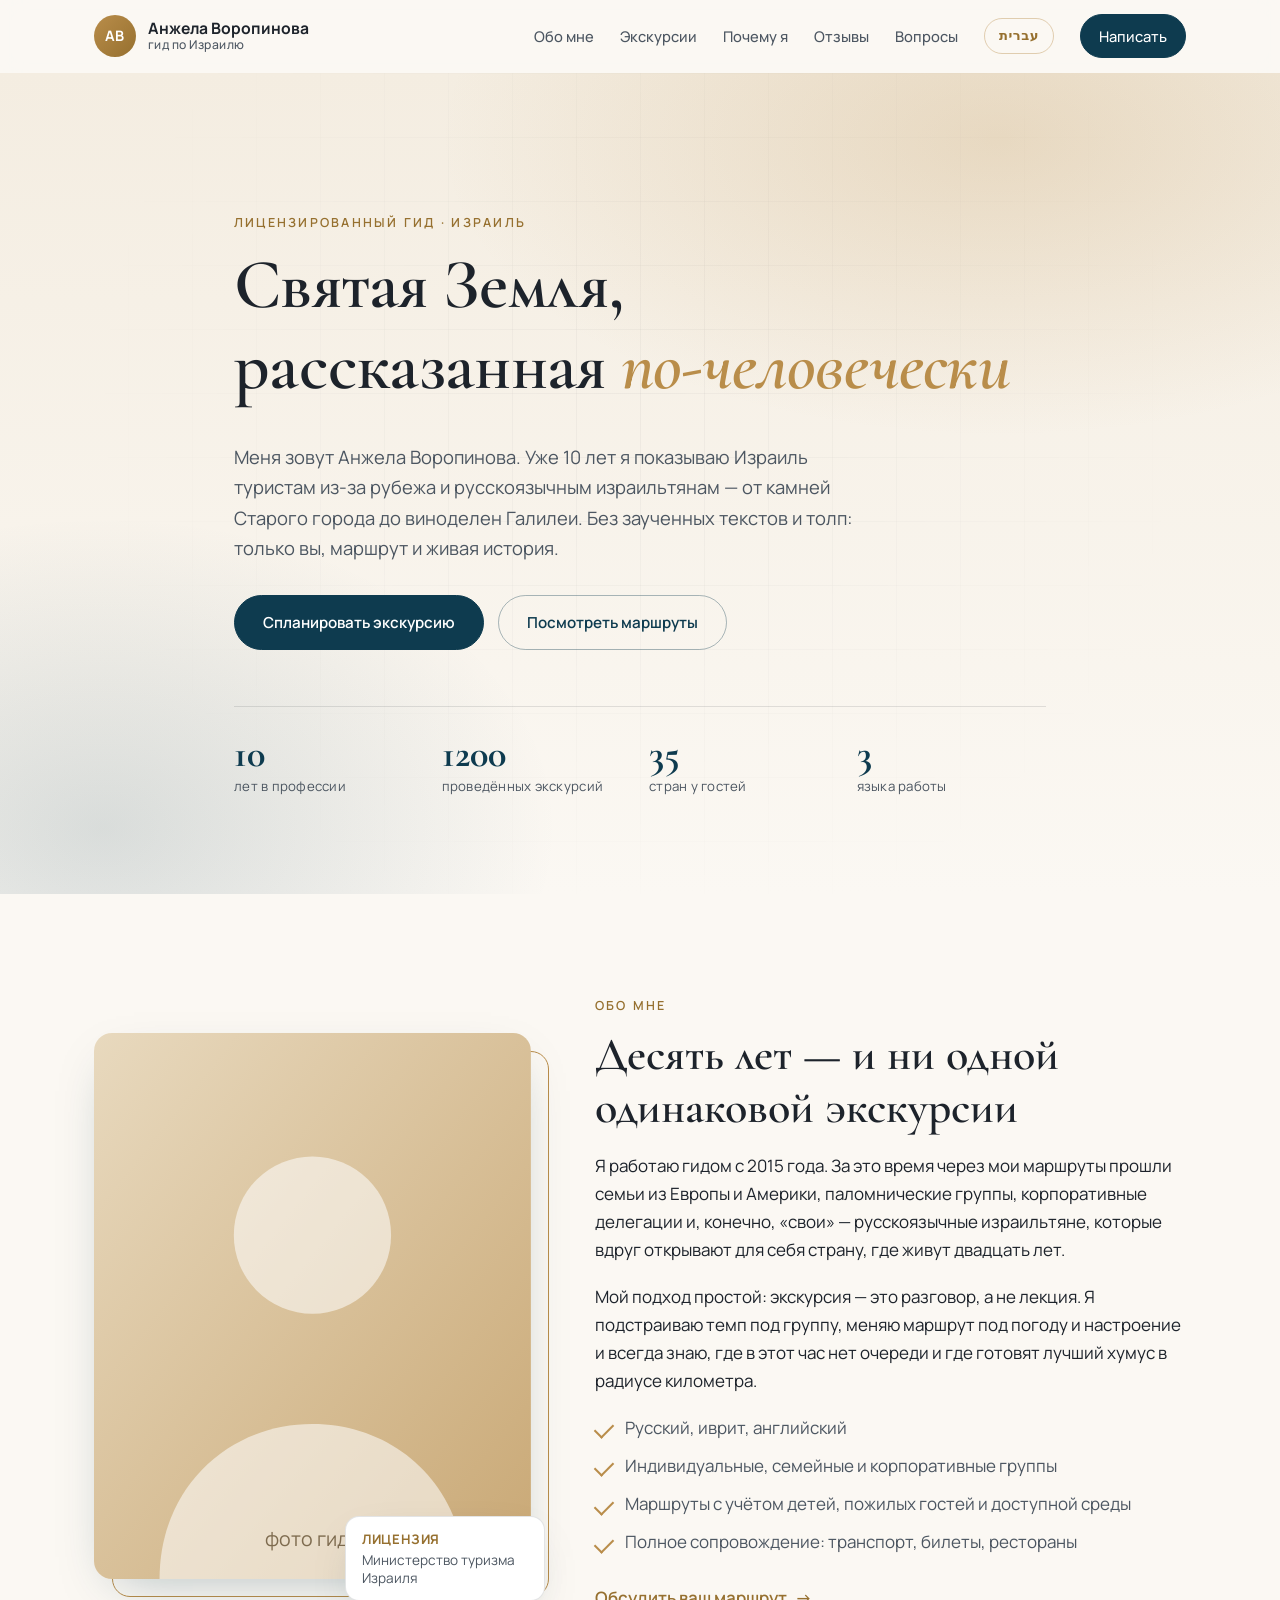
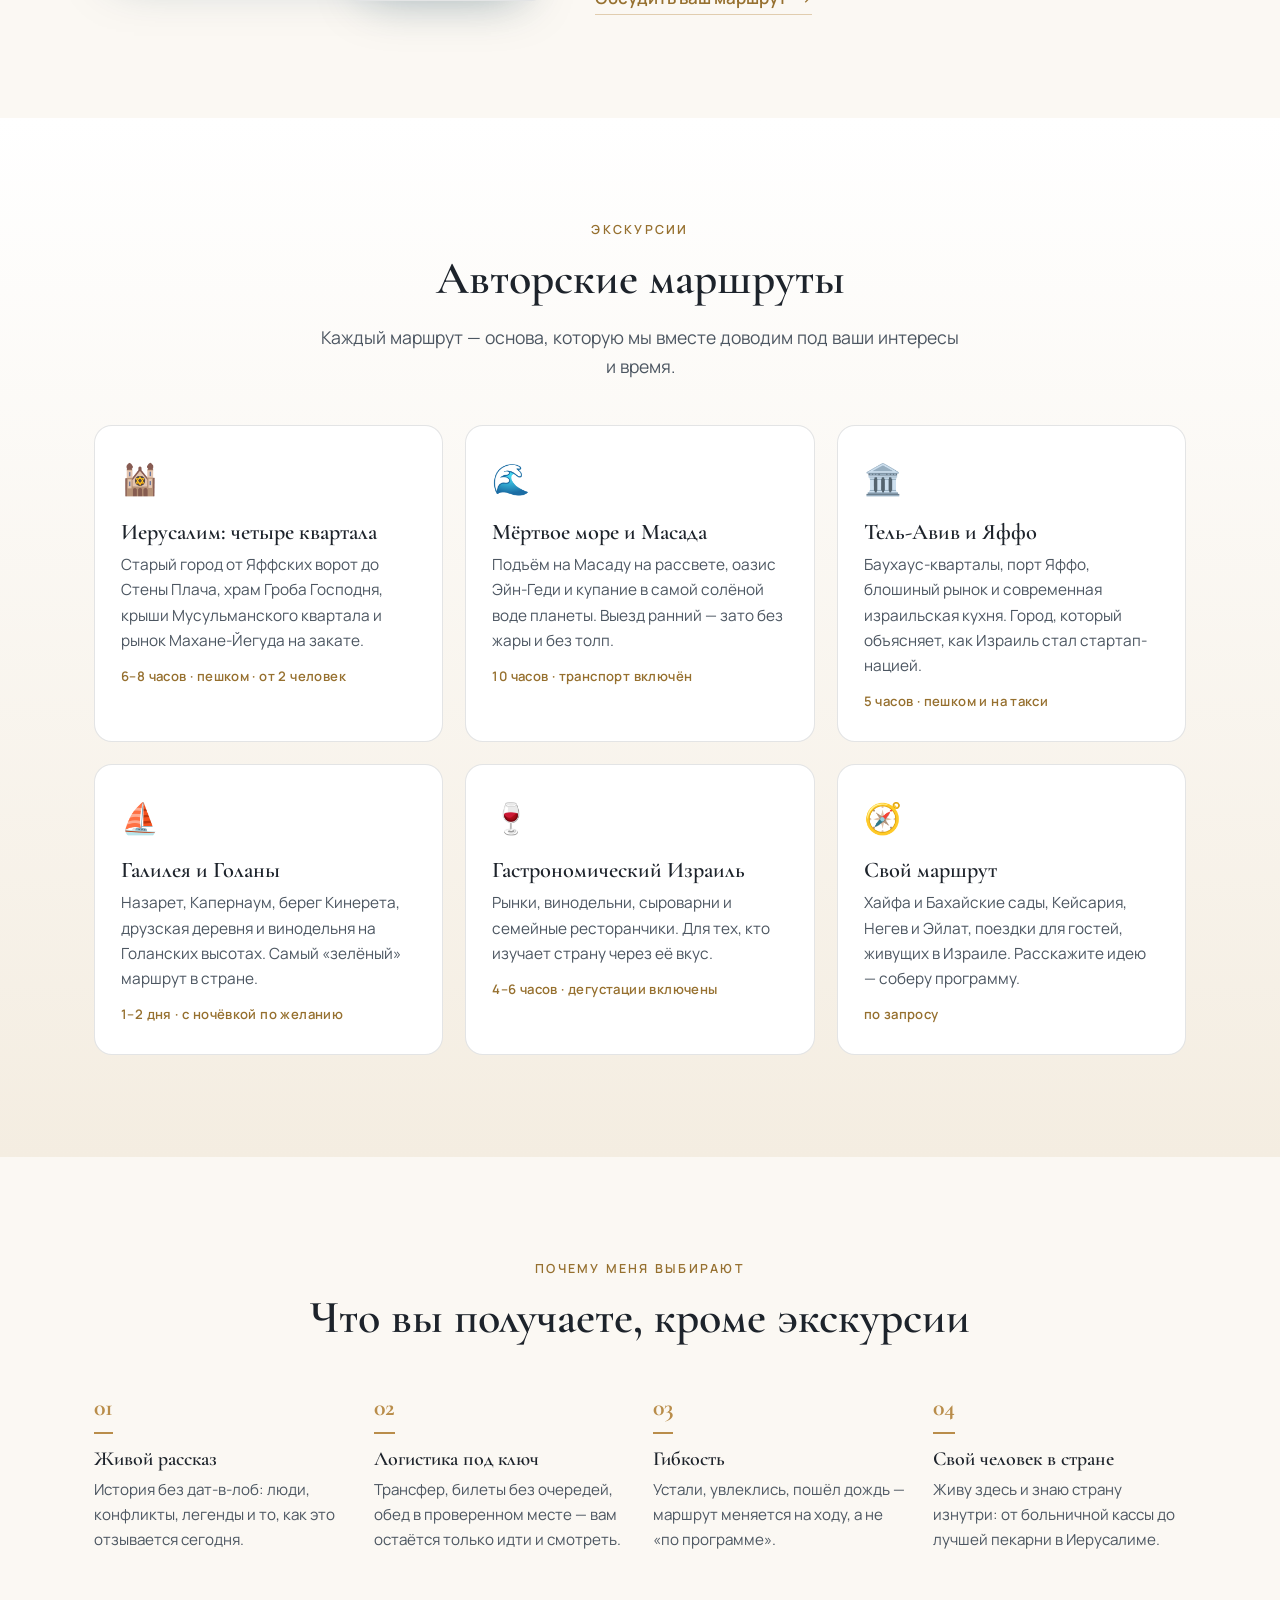
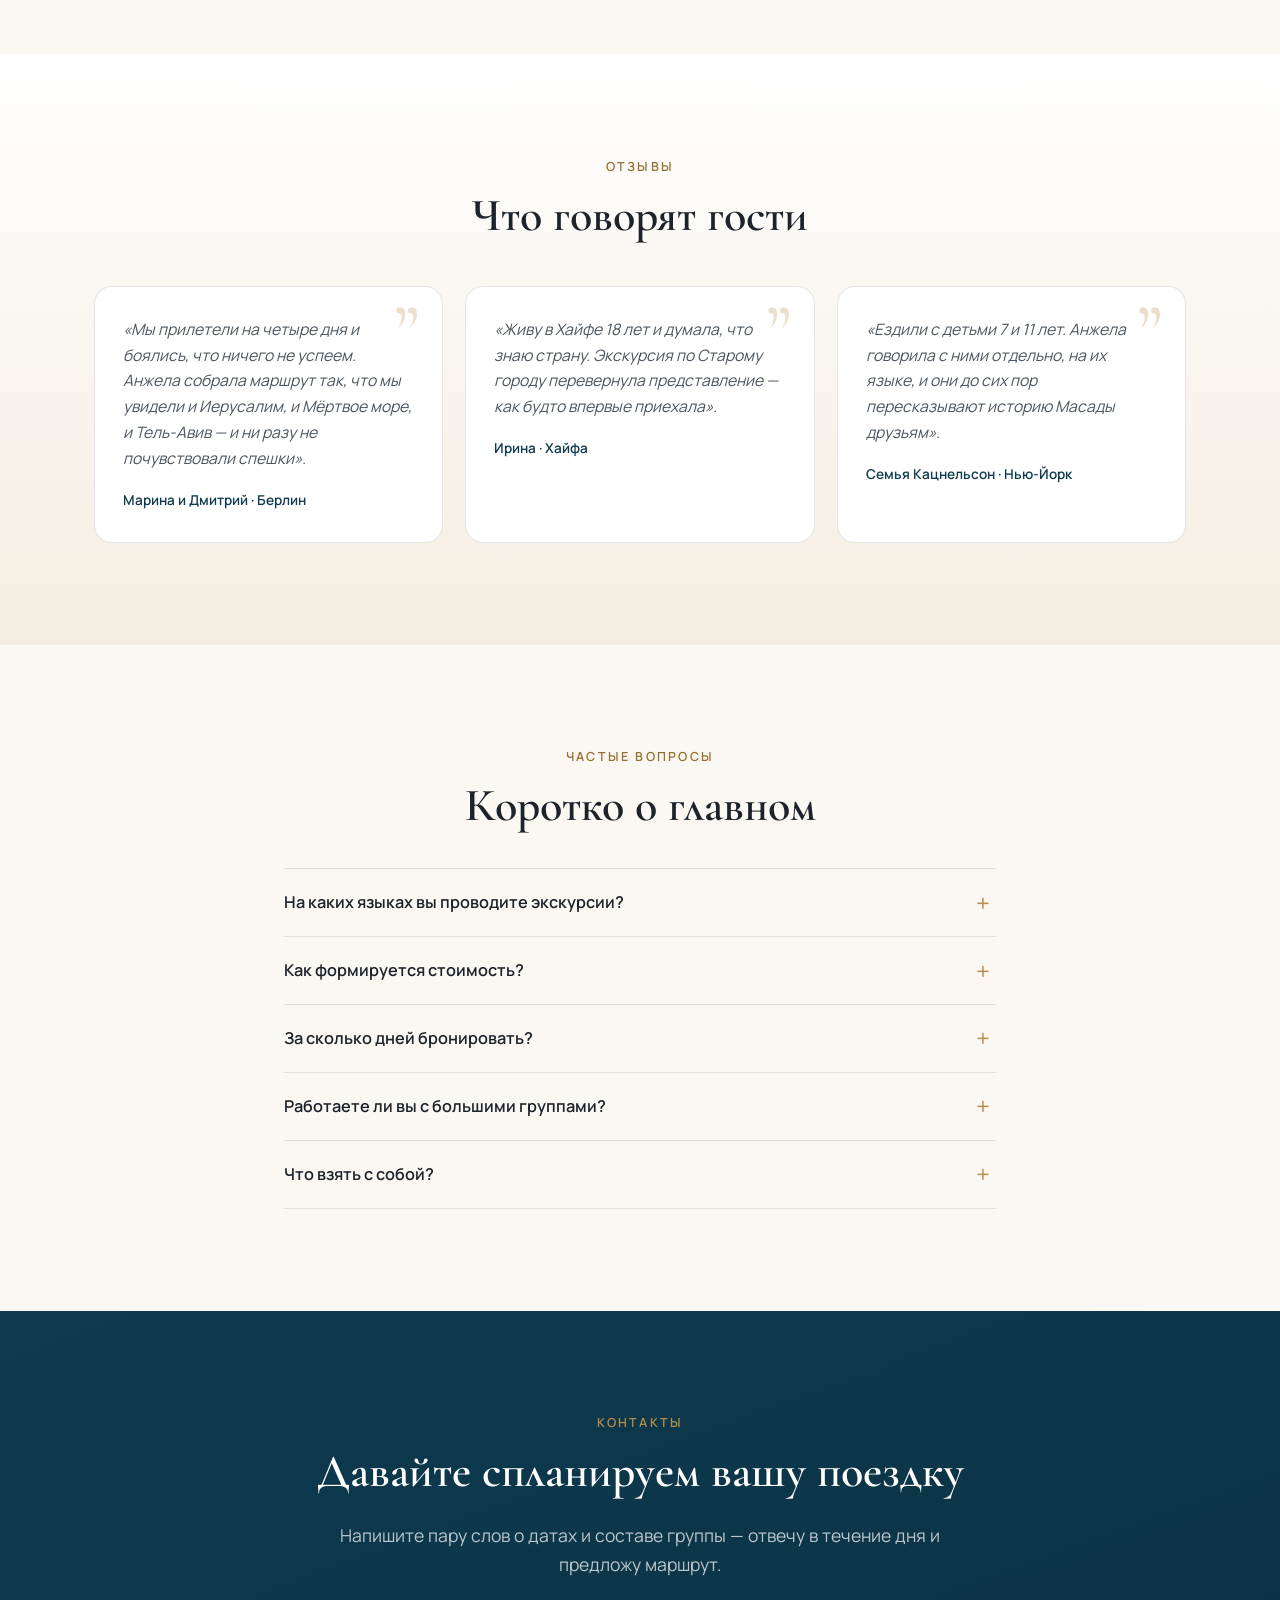
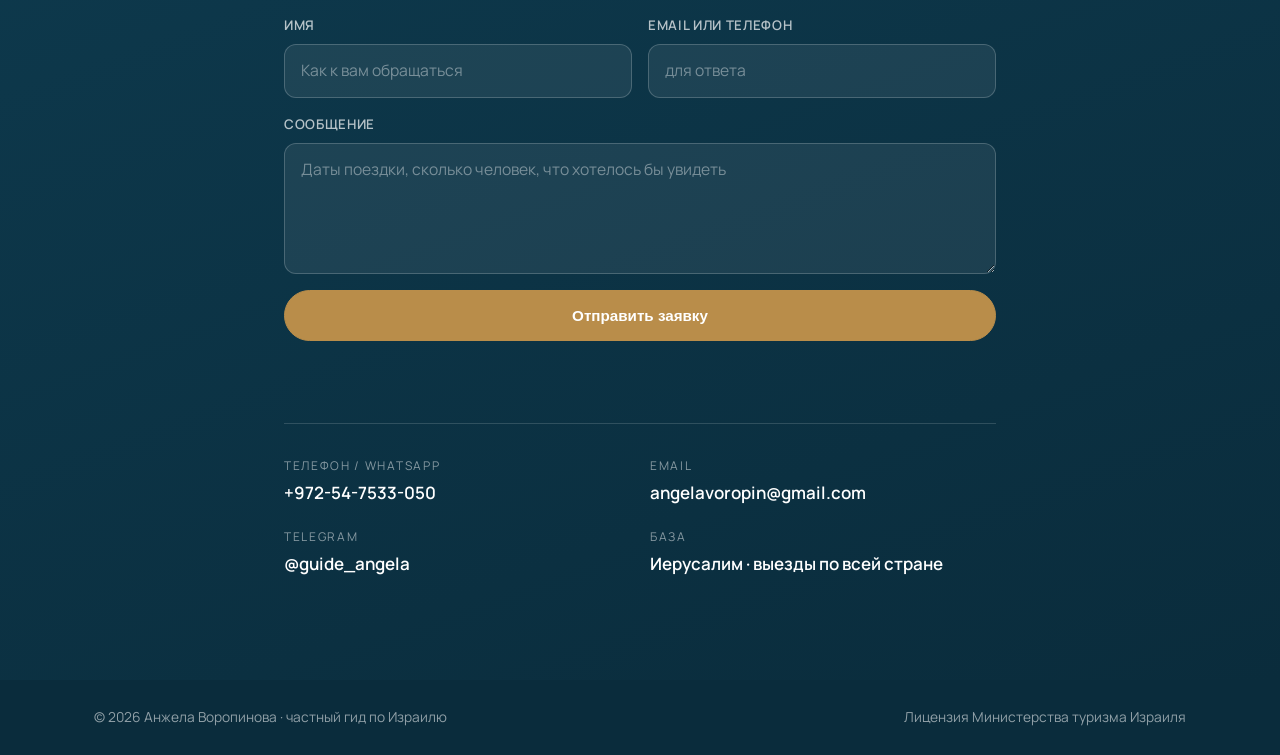
<file: index.html>
<!DOCTYPE html>
<html lang="ru">
<head>
<meta charset="UTF-8">
<meta name="viewport" content="width=device-width, initial-scale=1">
<title>Анжела Воропинова — частный гид по Израилю</title>
<meta name="description" content="Анжела Воропинова — лицензированный частный гид по Израилю с 10-летним опытом. Индивидуальные и групповые экскурсии по Иерусалиму, Тель-Авиву, Мёртвому морю и Галилее на русском языке.">
<meta name="keywords" content="гид по Израилю, экскурсии Иерусалим, русскоязычный гид, частный гид Тель-Авив, Мёртвое море экскурсия">
<meta property="og:title" content="Анжела Воропинова — частный гид по Израилю">
<meta property="og:description" content="10 лет авторских экскурсий по Святой Земле. Индивидуальные маршруты на русском языке.">
<meta property="og:type" content="website">
<link rel="alternate" hreflang="ru" href="index.html">
<link rel="alternate" hreflang="he" href="he/index.html">
<link rel="preconnect" href="https://fonts.googleapis.com">
<link rel="preconnect" href="https://fonts.gstatic.com" crossorigin>
<link href="https://fonts.googleapis.com/css2?family=Cormorant+Garamond:wght@500;600;700&family=Manrope:wght@300;400;500;600;700&display=swap" rel="stylesheet">
<link rel="stylesheet" href="css/style.css">
</head>
<body>

<header class="nav" id="nav">
  <div class="wrap nav__inner">
    <a class="brand" href="#top">
      <span class="brand__mark">АВ</span>
      <span class="brand__text">Анжела Воропинова<em>гид по Израилю</em></span>
    </a>
    <nav class="nav__links" id="navLinks">
      <a href="#about">Обо мне</a>
      <a href="#tours">Экскурсии</a>
      <a href="#why">Почему я</a>
      <a href="#reviews">Отзывы</a>
      <a href="#faq">Вопросы</a>
      <a class="lang" href="he/index.html" hreflang="he">עברית</a>
      <a class="btn btn--sm" href="#contact">Написать</a>
    </nav>
    <button class="burger" id="burger" aria-label="Меню"><span></span><span></span><span></span></button>
  </div>
</header>

<section class="hero" id="top">
  <div class="hero__bg" aria-hidden="true"></div>
  <div class="wrap hero__inner">
    <p class="eyebrow">Лицензированный гид · Израиль</p>
    <h1>Святая Земля,<br>рассказанная <span>по-человечески</span></h1>
    <p class="hero__lead">Меня зовут Анжела Воропинова. Уже 10 лет я показываю Израиль туристам из-за рубежа
      и русскоязычным израильтянам — от камней Старого города до виноделен Галилеи.
      Без заученных текстов и толп: только вы, маршрут и живая история.</p>
    <div class="hero__cta">
      <a class="btn" href="#contact">Спланировать экскурсию</a>
      <a class="btn btn--ghost" href="#tours">Посмотреть маршруты</a>
    </div>
    <ul class="stats">
      <li><b data-count="10">0</b><span>лет в профессии</span></li>
      <li><b data-count="1200">0</b><span>проведённых экскурсий</span></li>
      <li><b data-count="35">0</b><span>стран у гостей</span></li>
      <li><b data-count="3">0</b><span>языка работы</span></li>
    </ul>
  </div>
</section>

<section class="section" id="about">
  <div class="wrap grid-2">
    <div class="photo">
      <div class="photo__frame">
        <svg viewBox="0 0 400 500" role="img" aria-label="Портрет гида">
          <defs><linearGradient id="g1" x1="0" y1="0" x2="1" y2="1">
            <stop offset="0%" stop-color="#e8d9be"/><stop offset="100%" stop-color="#c9a875"/></linearGradient></defs>
          <rect width="400" height="500" fill="url(#g1)"/>
          <circle cx="200" cy="185" r="72" fill="#fff" opacity=".55"/>
          <path d="M60 500c0-84 63-142 140-142s140 58 140 142z" fill="#fff" opacity=".55"/>
          <text x="200" y="470" text-anchor="middle" font-family="Manrope,sans-serif" font-size="18" fill="#5a4526" opacity=".75">фото гида</text>
        </svg>
      </div>
      <div class="badge">
        <b>Лицензия</b>
        <span>Министерство туризма Израиля</span>
      </div>
    </div>
    <div>
      <p class="eyebrow">Обо мне</p>
      <h2>Десять лет — и ни одной одинаковой экскурсии</h2>
      <p>Я работаю гидом с 2015 года. За это время через мои маршруты прошли семьи из Европы и Америки,
        паломнические группы, корпоративные делегации и, конечно, «свои» — русскоязычные израильтяне,
        которые вдруг открывают для себя страну, где живут двадцать лет.</p>
      <p>Мой подход простой: экскурсия — это разговор, а не лекция. Я подстраиваю темп под группу,
        меняю маршрут под погоду и настроение и всегда знаю, где в этот час нет очереди
        и где готовят лучший хумус в радиусе километра.</p>
      <ul class="ticks">
        <li>Русский, иврит, английский</li>
        <li>Индивидуальные, семейные и корпоративные группы</li>
        <li>Маршруты с учётом детей, пожилых гостей и доступной среды</li>
        <li>Полное сопровождение: транспорт, билеты, рестораны</li>
      </ul>
      <a class="link-arrow" href="#contact">Обсудить ваш маршрут</a>
    </div>
  </div>
</section>

<section class="section section--alt" id="tours">
  <div class="wrap">
    <p class="eyebrow center">Экскурсии</p>
    <h2 class="center">Авторские маршруты</h2>
    <p class="lead center">Каждый маршрут — основа, которую мы вместе доводим под ваши интересы и время.</p>
    <div class="cards">
      <article class="card">
        <div class="card__ico">🕍</div>
        <h3>Иерусалим: четыре квартала</h3>
        <p>Старый город от Яффских ворот до Стены Плача, храм Гроба Господня, крыши Мусульманского квартала и рынок Махане-Йегуда на закате.</p>
        <p class="card__meta">6–8 часов · пешком · от 2 человек</p>
      </article>
      <article class="card">
        <div class="card__ico">🌊</div>
        <h3>Мёртвое море и Масада</h3>
        <p>Подъём на Масаду на рассвете, оазис Эйн-Геди и купание в самой солёной воде планеты. Выезд ранний — зато без жары и без толп.</p>
        <p class="card__meta">10 часов · транспорт включён</p>
      </article>
      <article class="card">
        <div class="card__ico">🏛️</div>
        <h3>Тель-Авив и Яффо</h3>
        <p>Баухаус-кварталы, порт Яффо, блошиный рынок и современная израильская кухня. Город, который объясняет, как Израиль стал стартап-нацией.</p>
        <p class="card__meta">5 часов · пешком и на такси</p>
      </article>
      <article class="card">
        <div class="card__ico">⛵</div>
        <h3>Галилея и Голаны</h3>
        <p>Назарет, Капернаум, берег Кинерета, друзская деревня и винодельня на Голанских высотах. Самый «зелёный» маршрут в стране.</p>
        <p class="card__meta">1–2 дня · с ночёвкой по желанию</p>
      </article>
      <article class="card">
        <div class="card__ico">🍷</div>
        <h3>Гастрономический Израиль</h3>
        <p>Рынки, винодельни, сыроварни и семейные ресторанчики. Для тех, кто изучает страну через её вкус.</p>
        <p class="card__meta">4–6 часов · дегустации включены</p>
      </article>
      <article class="card">
        <div class="card__ico">🧭</div>
        <h3>Свой маршрут</h3>
        <p>Хайфа и Бахайские сады, Кейсария, Негев и Эйлат, поездки для гостей, живущих в Израиле. Расскажите идею — соберу программу.</p>
        <p class="card__meta">по запросу</p>
      </article>
    </div>
  </div>
</section>

<section class="section" id="why">
  <div class="wrap">
    <p class="eyebrow center">Почему меня выбирают</p>
    <h2 class="center">Что вы получаете, кроме экскурсии</h2>
    <div class="feats">
      <div class="feat"><b>01</b><h4>Живой рассказ</h4><p>История без дат-в-лоб: люди, конфликты, легенды и то, как это отзывается сегодня.</p></div>
      <div class="feat"><b>02</b><h4>Логистика под ключ</h4><p>Трансфер, билеты без очередей, обед в проверенном месте — вам остаётся только идти и смотреть.</p></div>
      <div class="feat"><b>03</b><h4>Гибкость</h4><p>Устали, увлеклись, пошёл дождь — маршрут меняется на ходу, а не «по программе».</p></div>
      <div class="feat"><b>04</b><h4>Свой человек в стране</h4><p>Живу здесь и знаю страну изнутри: от больничной кассы до лучшей пекарни в Иерусалиме.</p></div>
    </div>
  </div>
</section>

<section class="section section--alt" id="reviews">
  <div class="wrap">
    <p class="eyebrow center">Отзывы</p>
    <h2 class="center">Что говорят гости</h2>
    <div class="cards cards--3">
      <blockquote class="quote">
        <p>«Мы прилетели на четыре дня и боялись, что ничего не успеем. Анжела собрала маршрут так, что мы увидели и Иерусалим, и Мёртвое море, и Тель-Авив — и ни разу не почувствовали спешки».</p>
        <footer>Марина и Дмитрий · Берлин</footer>
      </blockquote>
      <blockquote class="quote">
        <p>«Живу в Хайфе 18 лет и думала, что знаю страну. Экскурсия по Старому городу перевернула представление — как будто впервые приехала».</p>
        <footer>Ирина · Хайфа</footer>
      </blockquote>
      <blockquote class="quote">
        <p>«Ездили с детьми 7 и 11 лет. Анжела говорила с ними отдельно, на их языке, и они до сих пор пересказывают историю Масады друзьям».</p>
        <footer>Семья Кацнельсон · Нью-Йорк</footer>
      </blockquote>
    </div>
  </div>
</section>

<section class="section" id="faq">
  <div class="wrap wrap--narrow">
    <p class="eyebrow center">Частые вопросы</p>
    <h2 class="center">Коротко о главном</h2>
    <div class="acc">
      <details><summary>На каких языках вы проводите экскурсии?</summary><p>Русский, иврит и английский. Для смешанных групп веду параллельно на двух языках.</p></details>
      <details><summary>Как формируется стоимость?</summary><p>Стоимость зависит от маршрута, длительности и размера группы, а также от того, нужен ли транспорт и входные билеты. Напишите мне — пришлю точный расчёт в течение дня.</p></details>
      <details><summary>За сколько дней бронировать?</summary><p>В сезон (март–май и сентябрь–ноябрь) лучше за 2–4 недели. В остальное время часто получается найти дату и за пару дней.</p></details>
      <details><summary>Работаете ли вы с большими группами?</summary><p>Да, до 45 человек с автобусом и звуковым оборудованием. Также веду корпоративные и паломнические группы.</p></details>
      <details><summary>Что взять с собой?</summary><p>Удобную обувь, головной убор, воду и одежду, закрывающую плечи и колени, если в программе религиозные объекты. Остальное подскажу перед выездом.</p></details>
    </div>
  </div>
</section>

<section class="cta" id="contact">
  <div class="wrap wrap--narrow">
    <p class="eyebrow center">Контакты</p>
    <h2 class="center">Давайте спланируем вашу поездку</h2>
    <p class="lead center">Напишите пару слов о датах и составе группы — отвечу в течение дня и предложу маршрут.</p>

    <form class="form" id="form" novalidate>
      <div class="row">
        <label>Имя<input type="text" name="name" required placeholder="Как к вам обращаться"></label>
        <label>Email или телефон<input type="text" name="contact" required placeholder="для ответа"></label>
      </div>
      <label>Сообщение<textarea name="msg" rows="4" required placeholder="Даты поездки, сколько человек, что хотелось бы увидеть"></textarea></label>
      <button class="btn btn--wide" type="submit">Отправить заявку</button>
      <p class="form__note" id="formNote" role="status"></p>
    </form>

    <ul class="contacts">
      <li><span>Телефон / WhatsApp</span><a href="tel:+972547533050">+972-54-7533-050</a></li>
      <li><span>Email</span><a href="mailto:angelavoropin@gmail.com">angelavoropin@gmail.com</a></li>
      <li><span>Telegram</span><a href="#contact">@guide_angela</a></li>
      <li><span>База</span><span>Иерусалим · выезды по всей стране</span></li>
    </ul>
  </div>
</section>

<footer class="footer">
  <div class="wrap footer__inner">
    <p>© <span id="year">2026</span> Анжела Воропинова · частный гид по Израилю</p>
    <p class="footer__note">Лицензия Министерства туризма Израиля</p>
  </div>
</footer>

<a class="fab" href="#contact" aria-label="Связаться">✉</a>
<script src="js/main.js"></script>
</body>
</html>
</file>
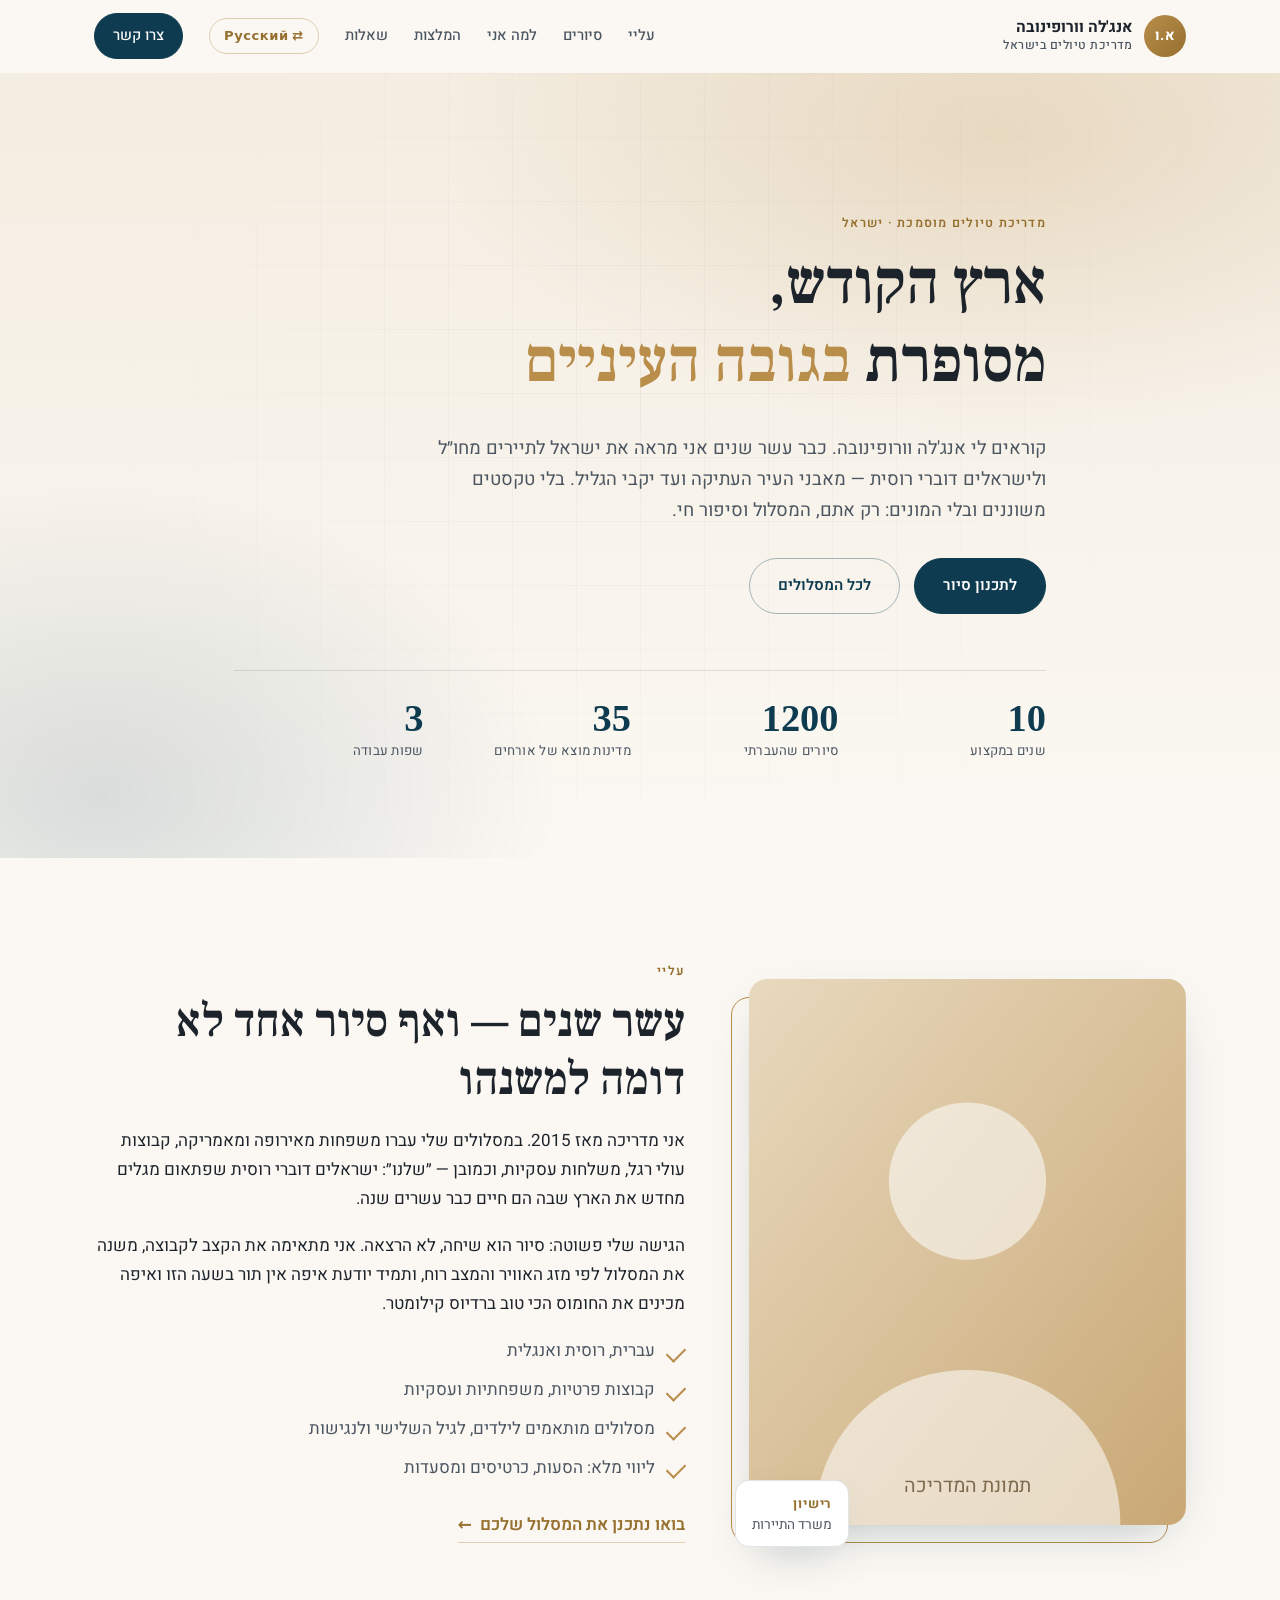
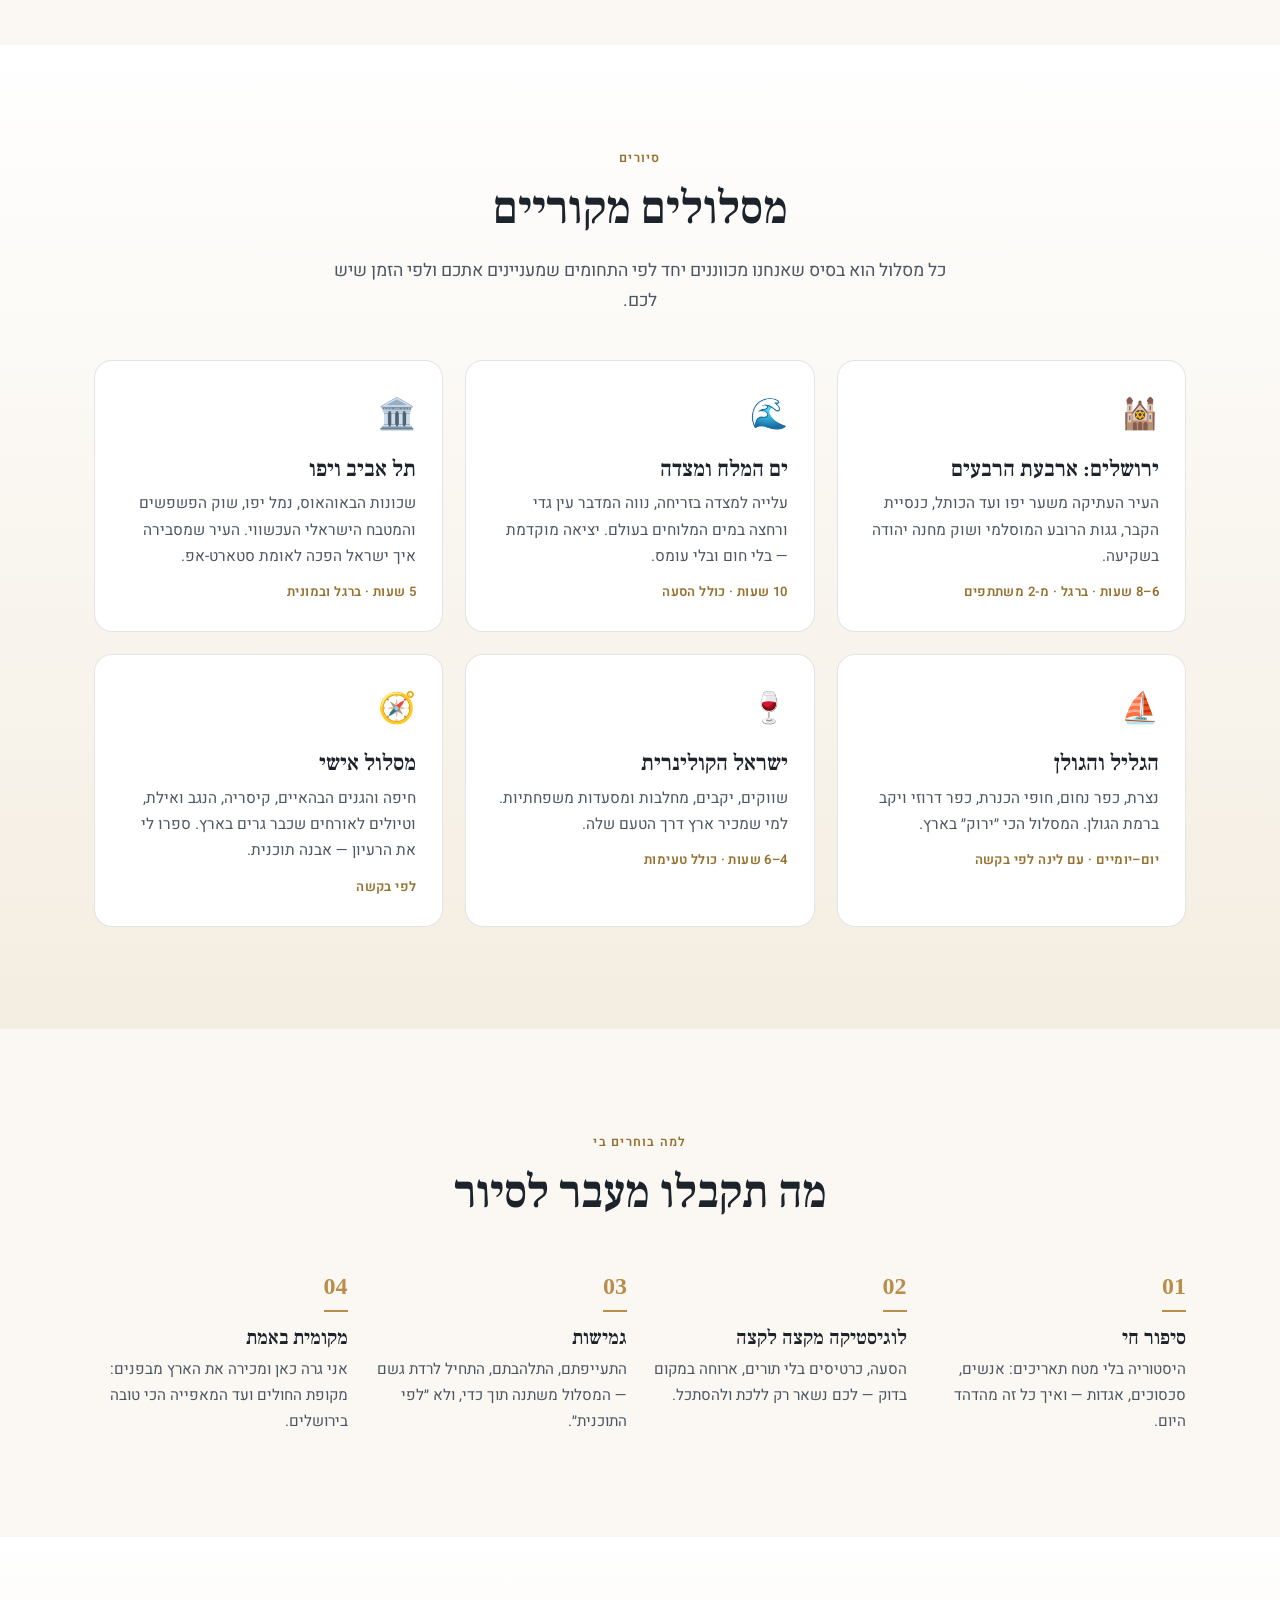
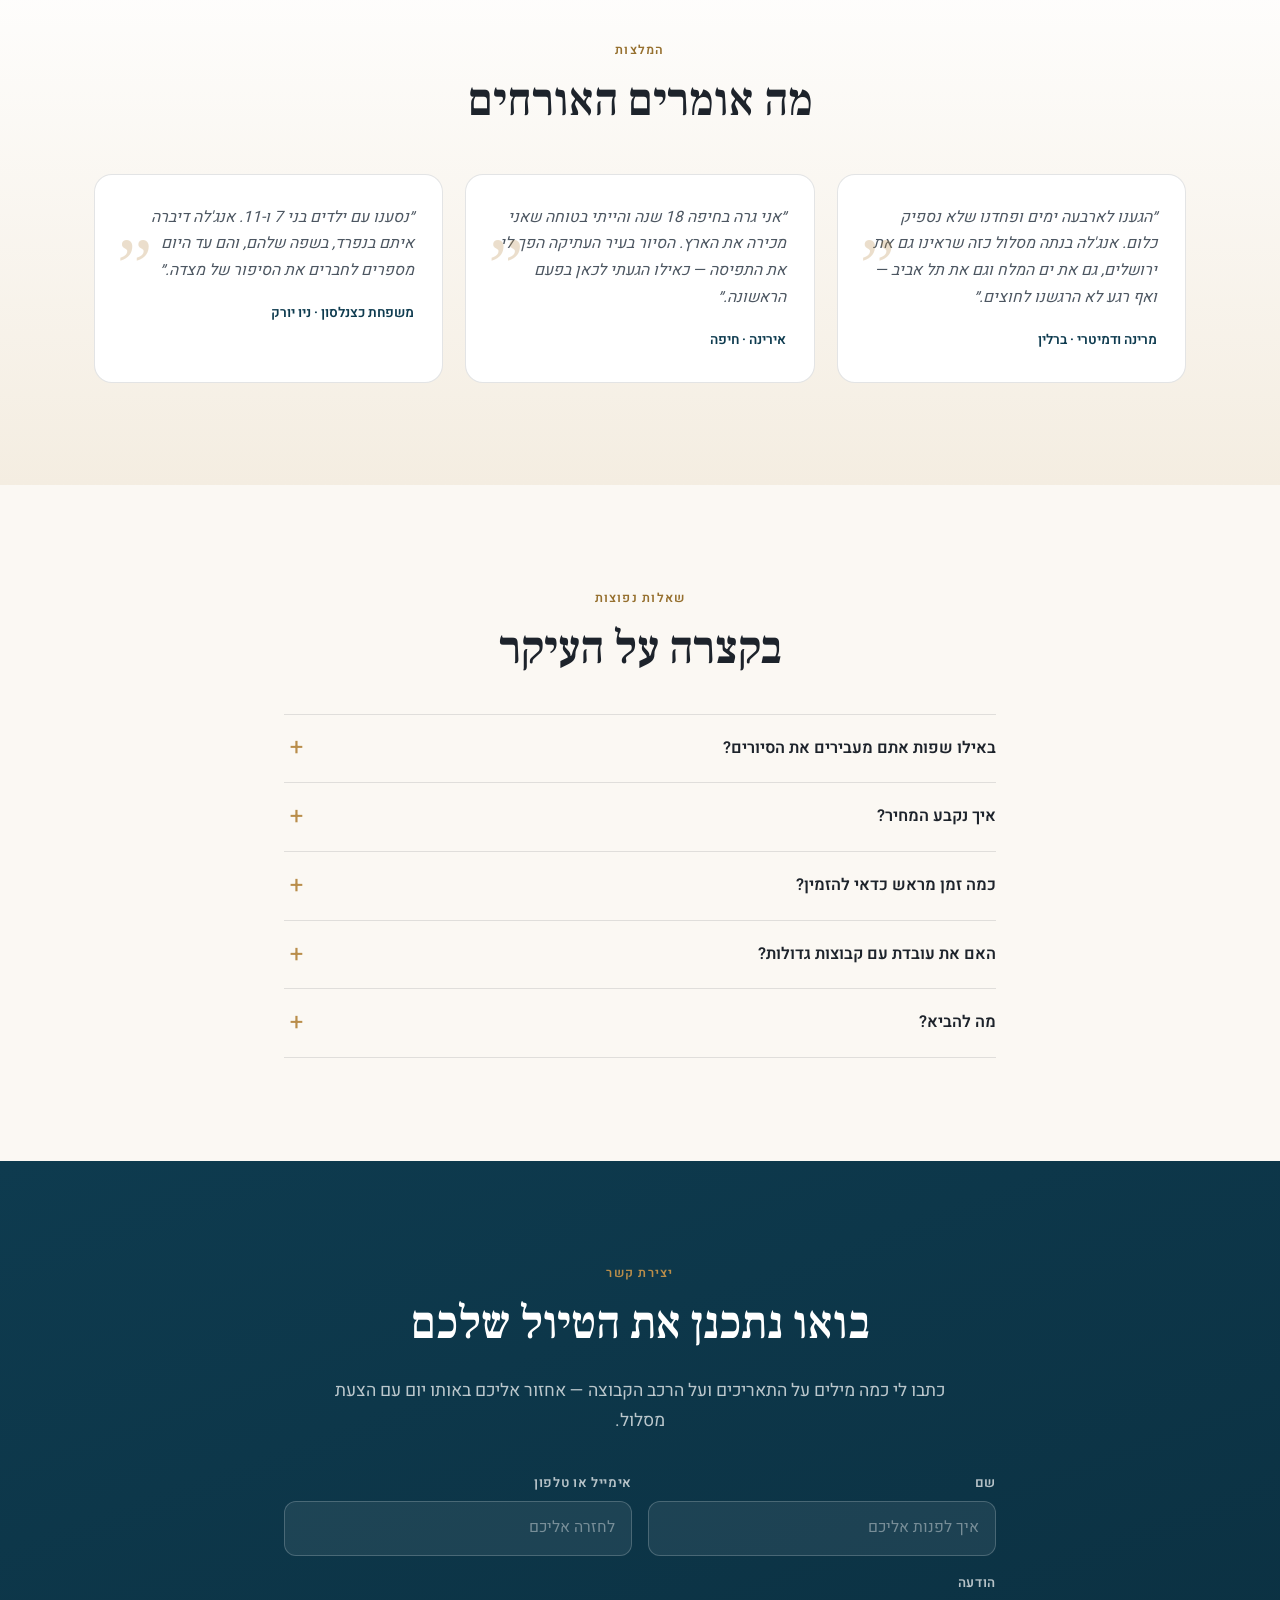
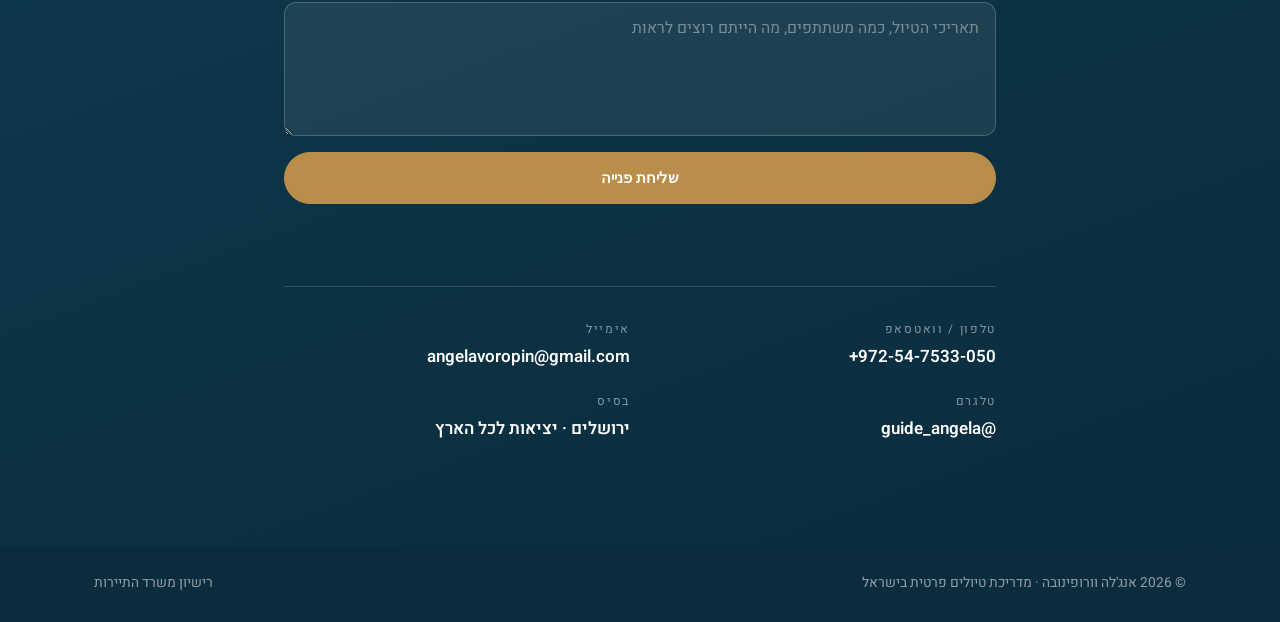
<file: he/index.html>
<!DOCTYPE html>
<html lang="he" dir="rtl">
<head>
<meta charset="UTF-8">
<meta name="viewport" content="width=device-width, initial-scale=1">
<title>אנג'לה וורופינובה — מדריכת טיולים פרטית בישראל</title>
<meta name="description" content="אנג'לה וורופינובה — מדריכת טיולים מוסמכת עם 10 שנות ניסיון. סיורים פרטיים וקבוצתיים בירושלים, תל אביב, ים המלח והגליל — בעברית, רוסית ואנגלית.">
<meta name="keywords" content="מדריכת טיולים, סיורים בירושלים, מדריך פרטי, טיול ים המלח, מדריכת טיולים דוברת רוסית">
<meta property="og:title" content="אנג'לה וורופינובה — מדריכת טיולים פרטית בישראל">
<meta property="og:description" content="10 שנים של סיורים מקוריים בארץ הקודש. מסלולים אישיים בעברית, רוסית ואנגלית.">
<meta property="og:type" content="website">
<link rel="alternate" hreflang="ru" href="../index.html">
<link rel="alternate" hreflang="he" href="index.html">
<link rel="preconnect" href="https://fonts.googleapis.com">
<link rel="preconnect" href="https://fonts.gstatic.com" crossorigin>
<link href="https://fonts.googleapis.com/css2?family=Frank+Ruhl+Libre:wght@500;600;700&family=Heebo:wght@300;400;500;600;700&display=swap" rel="stylesheet">
<link rel="stylesheet" href="../css/style.css">
<link rel="stylesheet" href="../css/rtl.css">
</head>
<body>

<header class="nav" id="nav">
  <div class="wrap nav__inner">
    <a class="brand" href="#top">
      <span class="brand__mark">א.ו</span>
      <span class="brand__text">אנג'לה וורופינובה<em>מדריכת טיולים בישראל</em></span>
    </a>
    <nav class="nav__links" id="navLinks">
      <a href="#about">עליי</a>
      <a href="#tours">סיורים</a>
      <a href="#why">למה אני</a>
      <a href="#reviews">המלצות</a>
      <a href="#faq">שאלות</a>
      <a class="lang" href="../index.html" hreflang="ru">Русский</a>
      <a class="btn btn--sm" href="#contact">צרו קשר</a>
    </nav>
    <button class="burger" id="burger" aria-label="תפריט"><span></span><span></span><span></span></button>
  </div>
</header>

<section class="hero" id="top">
  <div class="hero__bg" aria-hidden="true"></div>
  <div class="wrap hero__inner">
    <p class="eyebrow">מדריכת טיולים מוסמכת · ישראל</p>
    <h1>ארץ הקודש,<br>מסופרת <span>בגובה העיניים</span></h1>
    <p class="hero__lead">קוראים לי אנג'לה וורופינובה. כבר עשר שנים אני מראה את ישראל לתיירים מחו״ל
      ולישראלים דוברי רוסית — מאבני העיר העתיקה ועד יקבי הגליל.
      בלי טקסטים משוננים ובלי המונים: רק אתם, המסלול וסיפור חי.</p>
    <div class="hero__cta">
      <a class="btn" href="#contact">לתכנון סיור</a>
      <a class="btn btn--ghost" href="#tours">לכל המסלולים</a>
    </div>
    <ul class="stats">
      <li><b data-count="10">0</b><span>שנים במקצוע</span></li>
      <li><b data-count="1200">0</b><span>סיורים שהעברתי</span></li>
      <li><b data-count="35">0</b><span>מדינות מוצא של אורחים</span></li>
      <li><b data-count="3">0</b><span>שפות עבודה</span></li>
    </ul>
  </div>
</section>

<section class="section" id="about">
  <div class="wrap grid-2">
    <div class="photo">
      <div class="photo__frame">
        <svg viewBox="0 0 400 500" role="img" aria-label="תמונת המדריכה">
          <defs><linearGradient id="g1" x1="0" y1="0" x2="1" y2="1">
            <stop offset="0%" stop-color="#e8d9be"/><stop offset="100%" stop-color="#c9a875"/></linearGradient></defs>
          <rect width="400" height="500" fill="url(#g1)"/>
          <circle cx="200" cy="185" r="72" fill="#fff" opacity=".55"/>
          <path d="M60 500c0-84 63-142 140-142s140 58 140 142z" fill="#fff" opacity=".55"/>
          <text x="200" y="470" text-anchor="middle" font-family="Heebo,sans-serif" font-size="18" fill="#5a4526" opacity=".75">תמונת המדריכה</text>
        </svg>
      </div>
      <div class="badge">
        <b>רישיון</b>
        <span>משרד התיירות</span>
      </div>
    </div>
    <div>
      <p class="eyebrow">עליי</p>
      <h2>עשר שנים — ואף סיור אחד לא דומה למשנהו</h2>
      <p>אני מדריכה מאז 2015. במסלולים שלי עברו משפחות מאירופה ומאמריקה, קבוצות עולי רגל,
        משלחות עסקיות, וכמובן — ״שלנו״: ישראלים דוברי רוסית שפתאום מגלים מחדש את הארץ
        שבה הם חיים כבר עשרים שנה.</p>
      <p>הגישה שלי פשוטה: סיור הוא שיחה, לא הרצאה. אני מתאימה את הקצב לקבוצה,
        משנה את המסלול לפי מזג האוויר והמצב רוח, ותמיד יודעת איפה אין תור בשעה הזו
        ואיפה מכינים את החומוס הכי טוב ברדיוס קילומטר.</p>
      <ul class="ticks">
        <li>עברית, רוסית ואנגלית</li>
        <li>קבוצות פרטיות, משפחתיות ועסקיות</li>
        <li>מסלולים מותאמים לילדים, לגיל השלישי ולנגישות</li>
        <li>ליווי מלא: הסעות, כרטיסים ומסעדות</li>
      </ul>
      <a class="link-arrow" href="#contact">בואו נתכנן את המסלול שלכם</a>
    </div>
  </div>
</section>

<section class="section section--alt" id="tours">
  <div class="wrap">
    <p class="eyebrow center">סיורים</p>
    <h2 class="center">מסלולים מקוריים</h2>
    <p class="lead center">כל מסלול הוא בסיס שאנחנו מכווננים יחד לפי התחומים שמעניינים אתכם ולפי הזמן שיש לכם.</p>
    <div class="cards">
      <article class="card">
        <div class="card__ico">🕍</div>
        <h3>ירושלים: ארבעת הרבעים</h3>
        <p>העיר העתיקה משער יפו ועד הכותל, כנסיית הקבר, גגות הרובע המוסלמי ושוק מחנה יהודה בשקיעה.</p>
        <p class="card__meta">6–8 שעות · ברגל · מ-2 משתתפים</p>
      </article>
      <article class="card">
        <div class="card__ico">🌊</div>
        <h3>ים המלח ומצדה</h3>
        <p>עלייה למצדה בזריחה, נווה המדבר עין גדי ורחצה במים המלוחים בעולם. יציאה מוקדמת — בלי חום ובלי עומס.</p>
        <p class="card__meta">10 שעות · כולל הסעה</p>
      </article>
      <article class="card">
        <div class="card__ico">🏛️</div>
        <h3>תל אביב ויפו</h3>
        <p>שכונות הבאוהאוס, נמל יפו, שוק הפשפשים והמטבח הישראלי העכשווי. העיר שמסבירה איך ישראל הפכה לאומת סטארט-אפ.</p>
        <p class="card__meta">5 שעות · ברגל ובמונית</p>
      </article>
      <article class="card">
        <div class="card__ico">⛵</div>
        <h3>הגליל והגולן</h3>
        <p>נצרת, כפר נחום, חופי הכנרת, כפר דרוזי ויקב ברמת הגולן. המסלול הכי ״ירוק״ בארץ.</p>
        <p class="card__meta">יום–יומיים · עם לינה לפי בקשה</p>
      </article>
      <article class="card">
        <div class="card__ico">🍷</div>
        <h3>ישראל הקולינרית</h3>
        <p>שווקים, יקבים, מחלבות ומסעדות משפחתיות. למי שמכיר ארץ דרך הטעם שלה.</p>
        <p class="card__meta">4–6 שעות · כולל טעימות</p>
      </article>
      <article class="card">
        <div class="card__ico">🧭</div>
        <h3>מסלול אישי</h3>
        <p>חיפה והגנים הבהאיים, קיסריה, הנגב ואילת, וטיולים לאורחים שכבר גרים בארץ. ספרו לי את הרעיון — אבנה תוכנית.</p>
        <p class="card__meta">לפי בקשה</p>
      </article>
    </div>
  </div>
</section>

<section class="section" id="why">
  <div class="wrap">
    <p class="eyebrow center">למה בוחרים בי</p>
    <h2 class="center">מה תקבלו מעבר לסיור</h2>
    <div class="feats">
      <div class="feat"><b>01</b><h4>סיפור חי</h4><p>היסטוריה בלי מטח תאריכים: אנשים, סכסוכים, אגדות — ואיך כל זה מהדהד היום.</p></div>
      <div class="feat"><b>02</b><h4>לוגיסטיקה מקצה לקצה</h4><p>הסעה, כרטיסים בלי תורים, ארוחה במקום בדוק — לכם נשאר רק ללכת ולהסתכל.</p></div>
      <div class="feat"><b>03</b><h4>גמישות</h4><p>התעייפתם, התלהבתם, התחיל לרדת גשם — המסלול משתנה תוך כדי, ולא ״לפי התוכנית״.</p></div>
      <div class="feat"><b>04</b><h4>מקומית באמת</h4><p>אני גרה כאן ומכירה את הארץ מבפנים: מקופת החולים ועד המאפייה הכי טובה בירושלים.</p></div>
    </div>
  </div>
</section>

<section class="section section--alt" id="reviews">
  <div class="wrap">
    <p class="eyebrow center">המלצות</p>
    <h2 class="center">מה אומרים האורחים</h2>
    <div class="cards cards--3">
      <blockquote class="quote">
        <p>״הגענו לארבעה ימים ופחדנו שלא נספיק כלום. אנג'לה בנתה מסלול כזה שראינו גם את ירושלים, גם את ים המלח וגם את תל אביב — ואף רגע לא הרגשנו לחוצים.״</p>
        <footer>מרינה ודמיטרי · ברלין</footer>
      </blockquote>
      <blockquote class="quote">
        <p>״אני גרה בחיפה 18 שנה והייתי בטוחה שאני מכירה את הארץ. הסיור בעיר העתיקה הפך לי את התפיסה — כאילו הגעתי לכאן בפעם הראשונה.״</p>
        <footer>אירינה · חיפה</footer>
      </blockquote>
      <blockquote class="quote">
        <p>״נסענו עם ילדים בני 7 ו-11. אנג'לה דיברה איתם בנפרד, בשפה שלהם, והם עד היום מספרים לחברים את הסיפור של מצדה.״</p>
        <footer>משפחת כצנלסון · ניו יורק</footer>
      </blockquote>
    </div>
  </div>
</section>

<section class="section" id="faq">
  <div class="wrap wrap--narrow">
    <p class="eyebrow center">שאלות נפוצות</p>
    <h2 class="center">בקצרה על העיקר</h2>
    <div class="acc">
      <details><summary>באילו שפות אתם מעבירים את הסיורים?</summary><p>עברית, רוסית ואנגלית. בקבוצות מעורבות אני מדריכה במקביל בשתי שפות.</p></details>
      <details><summary>איך נקבע המחיר?</summary><p>המחיר תלוי במסלול, באורך הסיור ובגודל הקבוצה, וכן בשאלה אם נדרשות הסעות וכרטיסי כניסה. כתבו לי — אשלח הצעה מדויקת עוד באותו יום.</p></details>
      <details><summary>כמה זמן מראש כדאי להזמין?</summary><p>בעונה (מרץ–מאי וספטמבר–נובמבר) עדיף שבועיים עד חודש מראש. בשאר השנה לרוב אפשר למצוא תאריך גם תוך יומיים.</p></details>
      <details><summary>האם את עובדת עם קבוצות גדולות?</summary><p>כן, עד 45 משתתפים עם אוטובוס ומערכת הגברה. מדריכה גם קבוצות עסקיות וקבוצות עולי רגל.</p></details>
      <details><summary>מה להביא?</summary><p>נעליים נוחות, כובע, מים ולבוש שמכסה כתפיים וברכיים אם יש בתוכנית אתרים דתיים. את השאר אעדכן לפני היציאה.</p></details>
    </div>
  </div>
</section>

<section class="cta" id="contact">
  <div class="wrap wrap--narrow">
    <p class="eyebrow center">יצירת קשר</p>
    <h2 class="center">בואו נתכנן את הטיול שלכם</h2>
    <p class="lead center">כתבו לי כמה מילים על התאריכים ועל הרכב הקבוצה — אחזור אליכם באותו יום עם הצעת מסלול.</p>

    <form class="form" id="form" novalidate>
      <div class="row">
        <label>שם<input type="text" name="name" required placeholder="איך לפנות אליכם"></label>
        <label>אימייל או טלפון<input type="text" name="contact" required placeholder="לחזרה אליכם"></label>
      </div>
      <label>הודעה<textarea name="msg" rows="4" required placeholder="תאריכי הטיול, כמה משתתפים, מה הייתם רוצים לראות"></textarea></label>
      <button class="btn btn--wide" type="submit">שליחת פנייה</button>
      <p class="form__note" id="formNote" role="status"></p>
    </form>

    <ul class="contacts">
      <li><span>טלפון / וואטסאפ</span><a href="tel:+972547533050">+972-54-7533-050</a></li>
      <li><span>אימייל</span><a href="mailto:angelavoropin@gmail.com">angelavoropin@gmail.com</a></li>
      <li><span>טלגרם</span><a href="#contact">@guide_angela</a></li>
      <li><span>בסיס</span><span>ירושלים · יציאות לכל הארץ</span></li>
    </ul>
  </div>
</section>

<footer class="footer">
  <div class="wrap footer__inner">
    <p>© <span id="year">2026</span> אנג'לה וורופינובה · מדריכת טיולים פרטית בישראל</p>
    <p class="footer__note">רישיון משרד התיירות</p>
  </div>
</footer>

<a class="fab" href="#contact" aria-label="יצירת קשר">✉</a>
<script src="../js/main.js"></script>
</body>
</html>
</file>
<file: css/style.css>
/* Анжела Воропинова — гид по Израилю. Палитра: иерусалимский камень + средиземноморская синь */
:root{
  --sand-50:#fbf8f3;
  --sand-100:#f4ede1;
  --sand-200:#e7dac4;
  --gold:#b98d4a;
  --gold-dark:#96702f;
  --ink:#1d232b;
  --ink-soft:#4c5661;
  --sea:#0e3b4f;
  --sea-2:#16536d;
  --line:rgba(29,35,43,.12);
  --radius:18px;
  --shadow:0 18px 50px -22px rgba(14,59,79,.35);
  --wrap:1140px;
}

*{box-sizing:border-box}
html{scroll-behavior:smooth}
body{
  margin:0;background:var(--sand-50);color:var(--ink);
  font-family:"Manrope",system-ui,-apple-system,"Segoe UI",sans-serif;
  font-size:17px;line-height:1.65;-webkit-font-smoothing:antialiased;
}
img,svg{max-width:100%;display:block}
a{color:inherit}

.wrap{width:100%;max-width:var(--wrap);margin:0 auto;padding:0 24px}
.wrap--narrow{max-width:760px}
.center{text-align:center}

h1,h2,h3,h4{font-family:"Cormorant Garamond",Georgia,serif;font-weight:600;line-height:1.15;margin:0 0 .5em}
h1{font-size:clamp(2.6rem,6vw,4.4rem);letter-spacing:-.01em}
h1 span{color:var(--gold);font-style:italic}
h2{font-size:clamp(2rem,3.6vw,2.9rem)}
h3{font-size:1.4rem;margin-bottom:.35em}
h4{font-size:1.25rem;margin-bottom:.3em}
p{margin:0 0 1.1em}

.eyebrow{
  font-size:.78rem;letter-spacing:.18em;text-transform:uppercase;
  font-weight:600;color:var(--gold-dark);margin-bottom:.9em;
}
.lead{font-size:1.1rem;color:var(--ink-soft);max-width:640px;margin-inline:auto}

/* --- Кнопки --- */
.btn{
  display:inline-block;padding:14px 28px;border-radius:999px;border:1px solid var(--sea);
  background:var(--sea);color:#fff;text-decoration:none;font-weight:600;font-size:.95rem;
  transition:.25s ease;cursor:pointer;
}
.btn:hover{background:var(--sea-2);border-color:var(--sea-2);transform:translateY(-2px);box-shadow:var(--shadow)}
.btn--ghost{background:transparent;color:var(--sea);border-color:rgba(14,59,79,.35)}
.btn--ghost:hover{background:rgba(14,59,79,.06);color:var(--sea)}
.btn--sm{padding:9px 18px;font-size:.85rem}
.btn--wide{width:100%;padding:16px}

.link-arrow{
  display:inline-flex;align-items:center;gap:8px;text-decoration:none;font-weight:600;
  color:var(--gold-dark);border-bottom:1px solid rgba(185,141,74,.4);padding-bottom:2px;
}
.link-arrow::after{content:"→";transition:transform .25s}
.link-arrow:hover::after{transform:translateX(5px)}

/* --- Навигация --- */
.nav{position:sticky;top:0;z-index:50;background:rgba(251,248,243,.82);backdrop-filter:blur(12px);border-bottom:1px solid transparent;transition:.3s}
.nav.is-stuck{border-color:var(--line);box-shadow:0 6px 24px -18px rgba(0,0,0,.5)}
.nav__inner{display:flex;align-items:center;justify-content:space-between;gap:16px;min-height:72px}
.brand{display:flex;align-items:center;gap:12px;text-decoration:none}
.brand__mark{
  width:42px;height:42px;flex:0 0 42px;border-radius:50%;
  background:linear-gradient(135deg,var(--gold),var(--gold-dark));color:#fff;
  display:grid;place-items:center;font-weight:700;font-size:.9rem;letter-spacing:.04em;
}
.brand__text{display:flex;flex-direction:column;font-weight:700;font-size:.98rem;line-height:1.2}
.brand__text em{font-style:normal;font-weight:500;font-size:.76rem;color:var(--ink-soft);letter-spacing:.04em}
.nav__links{display:flex;align-items:center;gap:26px}
.nav__links a{text-decoration:none;font-size:.92rem;font-weight:500;color:var(--ink-soft);transition:color .2s}
.nav__links a:hover{color:var(--gold-dark)}
.nav__links a.btn{color:#fff}
.lang{
  font-size:.82rem!important;font-weight:600!important;letter-spacing:.04em;
  color:var(--gold-dark)!important;border:1px solid rgba(185,141,74,.4);
  border-radius:999px;padding:6px 14px;transition:.25s;
}
.lang:hover{background:rgba(185,141,74,.12);border-color:var(--gold)}
.burger{display:none;background:none;border:0;padding:8px;cursor:pointer}
.burger span{display:block;width:24px;height:2px;background:var(--ink);margin:5px 0;transition:.25s}

/* --- Hero --- */
.hero{position:relative;overflow:hidden;padding:clamp(72px,11vw,140px) 0 clamp(56px,8vw,96px)}
.hero__bg{
  position:absolute;inset:0;z-index:0;
  background:
    radial-gradient(900px 480px at 78% 8%,rgba(185,141,74,.22),transparent 62%),
    radial-gradient(760px 520px at 8% 92%,rgba(14,59,79,.14),transparent 60%),
    linear-gradient(180deg,var(--sand-100),var(--sand-50));
}
.hero__bg::after{
  content:"";position:absolute;inset:0;
  background-image:linear-gradient(var(--line) 1px,transparent 1px),linear-gradient(90deg,var(--line) 1px,transparent 1px);
  background-size:64px 64px;opacity:.35;
  mask-image:radial-gradient(circle at 50% 40%,#000,transparent 72%);
}
.hero__inner{position:relative;z-index:1;max-width:860px}
.hero__lead{font-size:1.15rem;color:var(--ink-soft);max-width:620px}
.hero__cta{display:flex;flex-wrap:wrap;gap:14px;margin:32px 0 0}

.stats{list-style:none;display:grid;grid-template-columns:repeat(4,1fr);gap:18px;padding:0;margin:56px 0 0;border-top:1px solid var(--line);padding-top:28px}
.stats li{display:flex;flex-direction:column;gap:2px}
.stats b{font-family:"Cormorant Garamond",serif;font-size:2.4rem;line-height:1;color:var(--sea)}
.stats span{font-size:.83rem;color:var(--ink-soft);letter-spacing:.02em}

/* --- Секции --- */
.section{padding:clamp(64px,8vw,104px) 0}
.section--alt{background:linear-gradient(180deg,#fff,var(--sand-100))}
.section--alt h2,.section h2{margin-bottom:.4em}

.grid-2{display:grid;grid-template-columns:.85fr 1.15fr;gap:clamp(32px,5vw,72px);align-items:center}
.photo{position:relative}
.photo__frame{border-radius:var(--radius);overflow:hidden;box-shadow:var(--shadow)}
.photo::before{
  content:"";position:absolute;inset:18px -18px -18px 18px;border:1px solid var(--gold);
  border-radius:var(--radius);z-index:-1;
}
.badge{
  position:absolute;right:-14px;bottom:-22px;background:#fff;border:1px solid var(--line);
  border-radius:14px;padding:12px 16px;box-shadow:var(--shadow);max-width:200px;
}
.badge b{display:block;font-size:.82rem;color:var(--gold-dark);letter-spacing:.06em;text-transform:uppercase}
.badge span{font-size:.85rem;color:var(--ink-soft);line-height:1.35;display:block}

.ticks{list-style:none;padding:0;margin:0 0 28px}
.ticks li{position:relative;padding-left:30px;margin-bottom:10px;color:var(--ink-soft)}
.ticks li::before{
  content:"";position:absolute;left:0;top:.55em;width:16px;height:9px;
  border-left:2px solid var(--gold);border-bottom:2px solid var(--gold);transform:rotate(-45deg);
}

/* --- Карточки --- */
.cards{display:grid;grid-template-columns:repeat(3,1fr);gap:22px;margin-top:44px}
.cards--3{grid-template-columns:repeat(3,1fr)}
.card{
  background:#fff;border:1px solid var(--line);border-radius:var(--radius);padding:28px 26px;
  transition:.3s ease;
}
.card:hover{transform:translateY(-6px);box-shadow:var(--shadow);border-color:rgba(185,141,74,.45)}
.card__ico{font-size:1.9rem;margin-bottom:14px}
.card p{color:var(--ink-soft);font-size:.96rem;margin-bottom:.8em}
.card__meta{font-size:.82rem!important;color:var(--gold-dark)!important;font-weight:600;letter-spacing:.03em;margin:0!important}

.feats{display:grid;grid-template-columns:repeat(4,1fr);gap:26px;margin-top:44px}
.feat b{
  display:inline-block;font-family:"Cormorant Garamond",serif;font-size:1.5rem;color:var(--gold);
  border-bottom:2px solid var(--gold);padding-bottom:4px;margin-bottom:14px;
}
.feat p{color:var(--ink-soft);font-size:.95rem;margin:0}

.quote{
  margin:0;background:#fff;border:1px solid var(--line);border-radius:var(--radius);
  padding:30px 28px;position:relative;
}
.quote::before{
  content:"”";position:absolute;top:6px;right:22px;font-family:"Cormorant Garamond",serif;
  font-size:5rem;color:var(--gold);opacity:.28;line-height:1;
}
.quote p{font-size:.98rem;color:var(--ink-soft);font-style:italic}
.quote footer{font-size:.85rem;font-weight:600;color:var(--sea);font-style:normal}

/* --- FAQ --- */
.acc{margin-top:36px;border-top:1px solid var(--line)}
.acc details{border-bottom:1px solid var(--line)}
.acc summary{
  cursor:pointer;list-style:none;padding:20px 40px 20px 0;font-weight:600;position:relative;
  font-size:1.02rem;transition:color .2s;
}
.acc summary::-webkit-details-marker{display:none}
.acc summary::after{
  content:"+";position:absolute;right:6px;top:50%;transform:translateY(-50%);
  font-size:1.5rem;font-weight:400;color:var(--gold);transition:transform .25s;
}
.acc details[open] summary{color:var(--gold-dark)}
.acc details[open] summary::after{transform:translateY(-50%) rotate(45deg)}
.acc details p{color:var(--ink-soft);font-size:.96rem;padding:0 40px 20px 0;margin:0}

/* --- Контакты --- */
.cta{background:linear-gradient(160deg,var(--sea),#0a2c3c);color:#fff;padding:clamp(64px,8vw,104px) 0}
.cta h2{color:#fff}
.cta .eyebrow{color:var(--gold)}
.cta .lead{color:rgba(255,255,255,.72)}

.form{margin-top:36px;display:flex;flex-direction:column;gap:16px}
.form .row{display:grid;grid-template-columns:1fr 1fr;gap:16px}
.form label{display:flex;flex-direction:column;gap:7px;font-size:.83rem;font-weight:600;letter-spacing:.05em;text-transform:uppercase;color:rgba(255,255,255,.7)}
.form input,.form textarea{
  font:inherit;font-size:.98rem;text-transform:none;letter-spacing:normal;font-weight:400;
  padding:13px 16px;border-radius:12px;border:1px solid rgba(255,255,255,.2);
  background:rgba(255,255,255,.07);color:#fff;transition:.2s;resize:vertical;
}
.form input::placeholder,.form textarea::placeholder{color:rgba(255,255,255,.4)}
.form input:focus,.form textarea:focus{outline:none;border-color:var(--gold);background:rgba(255,255,255,.12)}
.form input.err,.form textarea.err{border-color:#e08a7a}
.form .btn{background:var(--gold);border-color:var(--gold)}
.form .btn:hover{background:#cb9c54;border-color:#cb9c54}
.form__note{min-height:22px;margin:0;font-size:.9rem;color:var(--gold);text-align:center}

.contacts{list-style:none;padding:0;margin:44px 0 0;display:grid;grid-template-columns:repeat(2,1fr);gap:20px;border-top:1px solid rgba(255,255,255,.15);padding-top:32px}
.contacts li{display:flex;flex-direction:column;gap:3px}
.contacts span:first-child{font-size:.75rem;letter-spacing:.14em;text-transform:uppercase;color:rgba(255,255,255,.5)}
.contacts a,.contacts li>span:last-child{color:#fff;text-decoration:none;font-weight:600}
.contacts a:hover{color:var(--gold)}

/* --- Подвал --- */
.footer{background:#0a2c3c;color:rgba(255,255,255,.55);padding:26px 0;font-size:.86rem}
.footer__inner{display:flex;justify-content:space-between;gap:12px;flex-wrap:wrap}
.footer p{margin:0}

.fab{
  position:fixed;right:22px;bottom:22px;z-index:60;width:54px;height:54px;border-radius:50%;
  background:var(--gold);color:#fff;display:grid;place-items:center;font-size:1.3rem;
  text-decoration:none;box-shadow:var(--shadow);transition:.25s;opacity:0;pointer-events:none;
}
.fab.show{opacity:1;pointer-events:auto}
.fab:hover{transform:scale(1.08)}

/* --- Анимация появления --- */
.reveal{opacity:0;transform:translateY(24px);transition:opacity .7s ease,transform .7s ease}
.reveal.in{opacity:1;transform:none}

/* --- Адаптив --- */
@media (max-width:960px){
  .grid-2{grid-template-columns:1fr}
  .cards,.cards--3{grid-template-columns:repeat(2,1fr)}
  .feats{grid-template-columns:repeat(2,1fr)}
  .badge{right:12px}
}
@media (max-width:720px){
  body{font-size:16px}
  .nav__links{
    position:absolute;top:100%;left:0;right:0;background:var(--sand-50);border-bottom:1px solid var(--line);
    flex-direction:column;align-items:stretch;gap:0;padding:8px 24px 20px;display:none;
  }
  .nav__links.open{display:flex}
  .nav__links a{padding:12px 0;border-bottom:1px solid var(--line)}
  .nav__links a.btn{text-align:center;margin-top:12px;border-bottom:0}
  .nav__links a.lang{text-align:center;margin-top:12px;border-bottom:1px solid rgba(185,141,74,.4)}
  .burger{display:block}
  .stats{grid-template-columns:repeat(2,1fr);gap:24px}
  .cards,.cards--3,.feats{grid-template-columns:1fr}
  .form .row,.contacts{grid-template-columns:1fr}
  .photo::before{display:none}
}

@media (prefers-reduced-motion:reduce){
  *{animation:none!important;transition:none!important}
  .reveal{opacity:1;transform:none}
  html{scroll-behavior:auto}
}
</file>
<file: css/rtl.css>
/* Гебраистская RTL-версия — накладывается поверх style.css */
/* גרסה עברית: היפוך כיוון והתאמות טיפוגרפיה */

html[dir="rtl"] body{
  font-family:"Heebo",system-ui,-apple-system,"Segoe UI",sans-serif;
  line-height:1.7;
}
html[dir="rtl"] h1,
html[dir="rtl"] h2,
html[dir="rtl"] h3,
html[dir="rtl"] h4{
  font-family:"Frank Ruhl Libre",Georgia,serif;
  line-height:1.25;
  letter-spacing:0;
}
html[dir="rtl"] h1{font-size:clamp(2.3rem,5.4vw,3.9rem)}
html[dir="rtl"] h1 span{font-style:normal}
html[dir="rtl"] .eyebrow{letter-spacing:.1em}

/* Цифры и латиница внутри RTL остаются слева направо */
html[dir="rtl"] .stats b,
html[dir="rtl"] .feat b,
html[dir="rtl"] .contacts a[href^="tel"],
html[dir="rtl"] .contacts a[href^="mailto"]{direction:ltr;unicode-bidi:isolate}
html[dir="rtl"] .contacts a[href^="tel"],
html[dir="rtl"] .contacts a[href^="mailto"]{display:inline-block;text-align:right}

/* Списки с галочками */
html[dir="rtl"] .ticks li{padding-left:0;padding-right:30px}
html[dir="rtl"] .ticks li::before{left:auto;right:0}

/* Портрет и бейдж лицензии */
html[dir="rtl"] .photo::before{inset:18px 18px -18px -18px}
html[dir="rtl"] .badge{right:auto;left:-14px}

/* Стрелка-ссылка смотрит влево */
html[dir="rtl"] .link-arrow::after{content:"←"}
html[dir="rtl"] .link-arrow:hover::after{transform:translateX(-5px)}

/* Аккордеон FAQ */
html[dir="rtl"] .acc summary{padding:20px 0 20px 40px}
html[dir="rtl"] .acc summary::after{right:auto;left:6px}
html[dir="rtl"] .acc details p{padding:0 0 20px 40px}

/* Кавычка в отзывах */
html[dir="rtl"] .quote::before{right:auto;left:22px;content:"„"}

/* Плавающая кнопка */
html[dir="rtl"] .fab{right:auto;left:22px}

/* Переключатель языка */
html[dir="rtl"] .lang::before{content:"⇄ "}

@media (max-width:960px){
  html[dir="rtl"] .badge{left:12px;right:auto}
}
</file>
